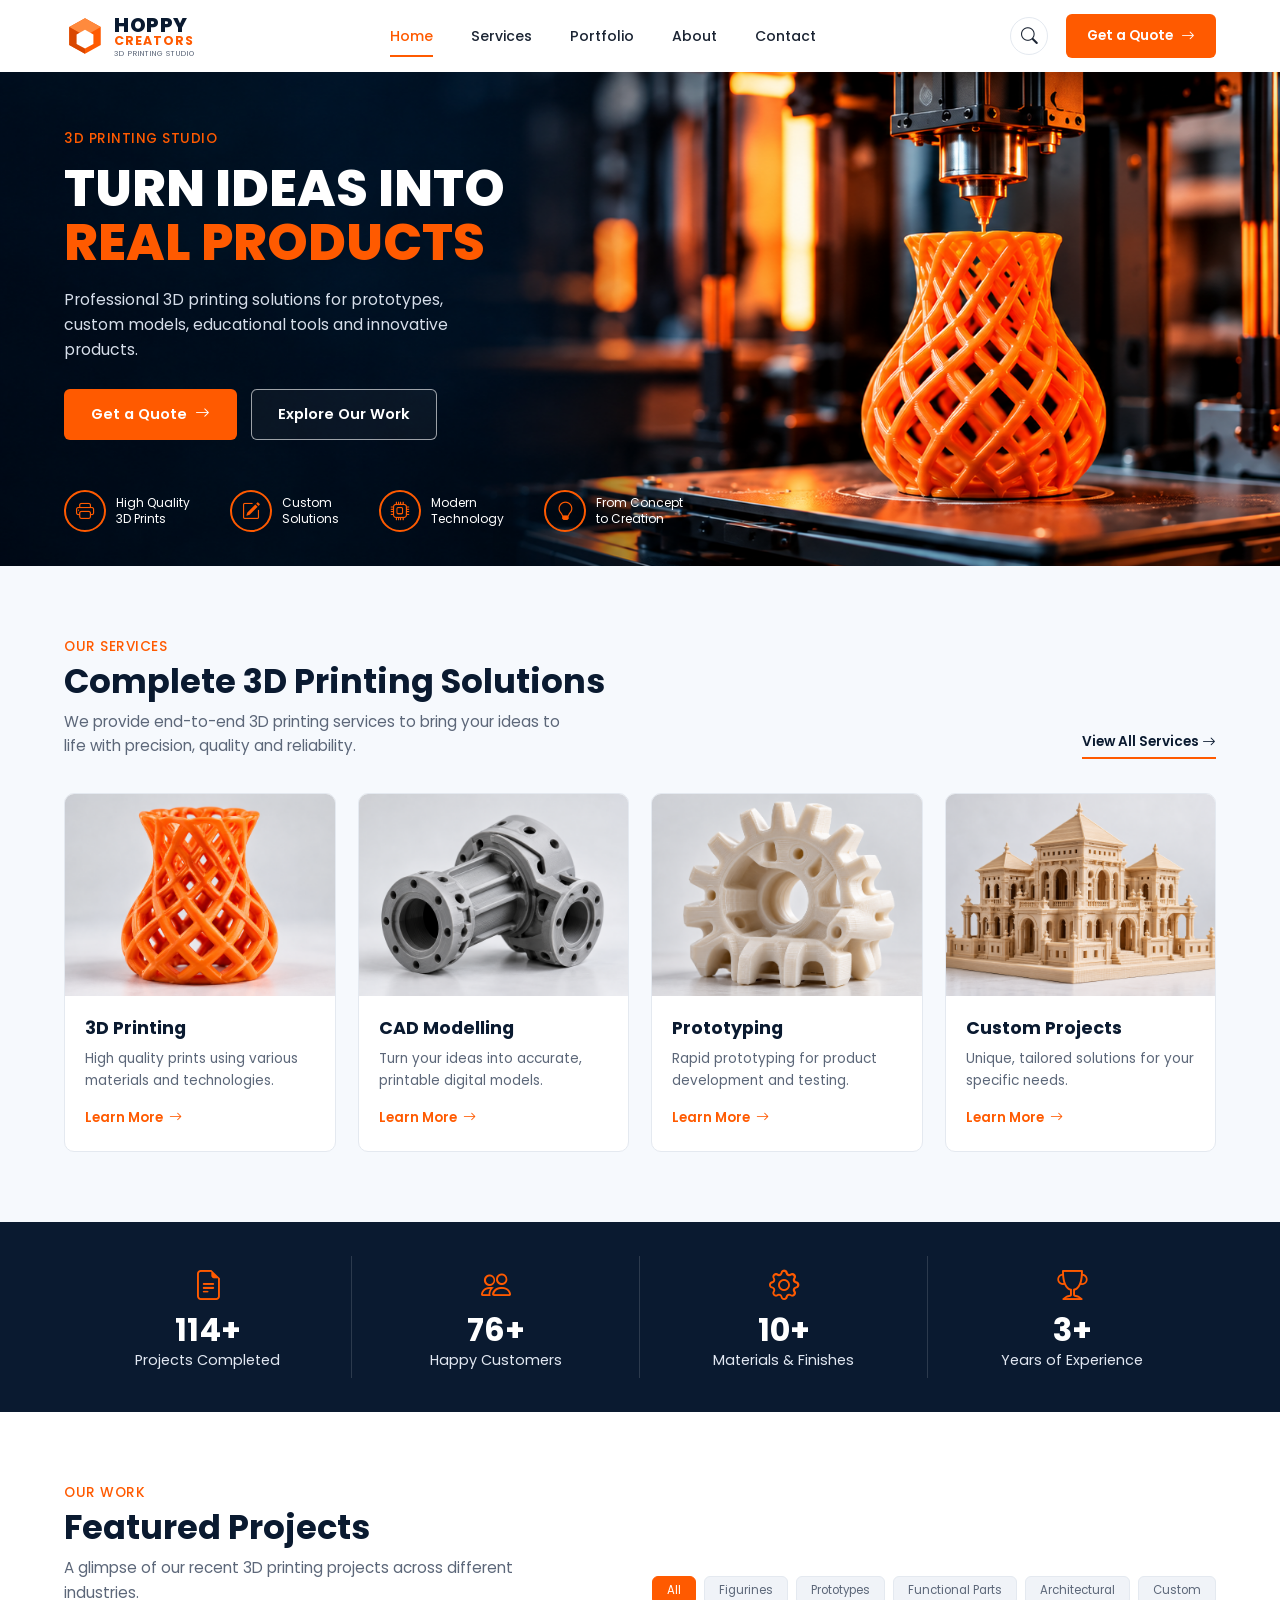
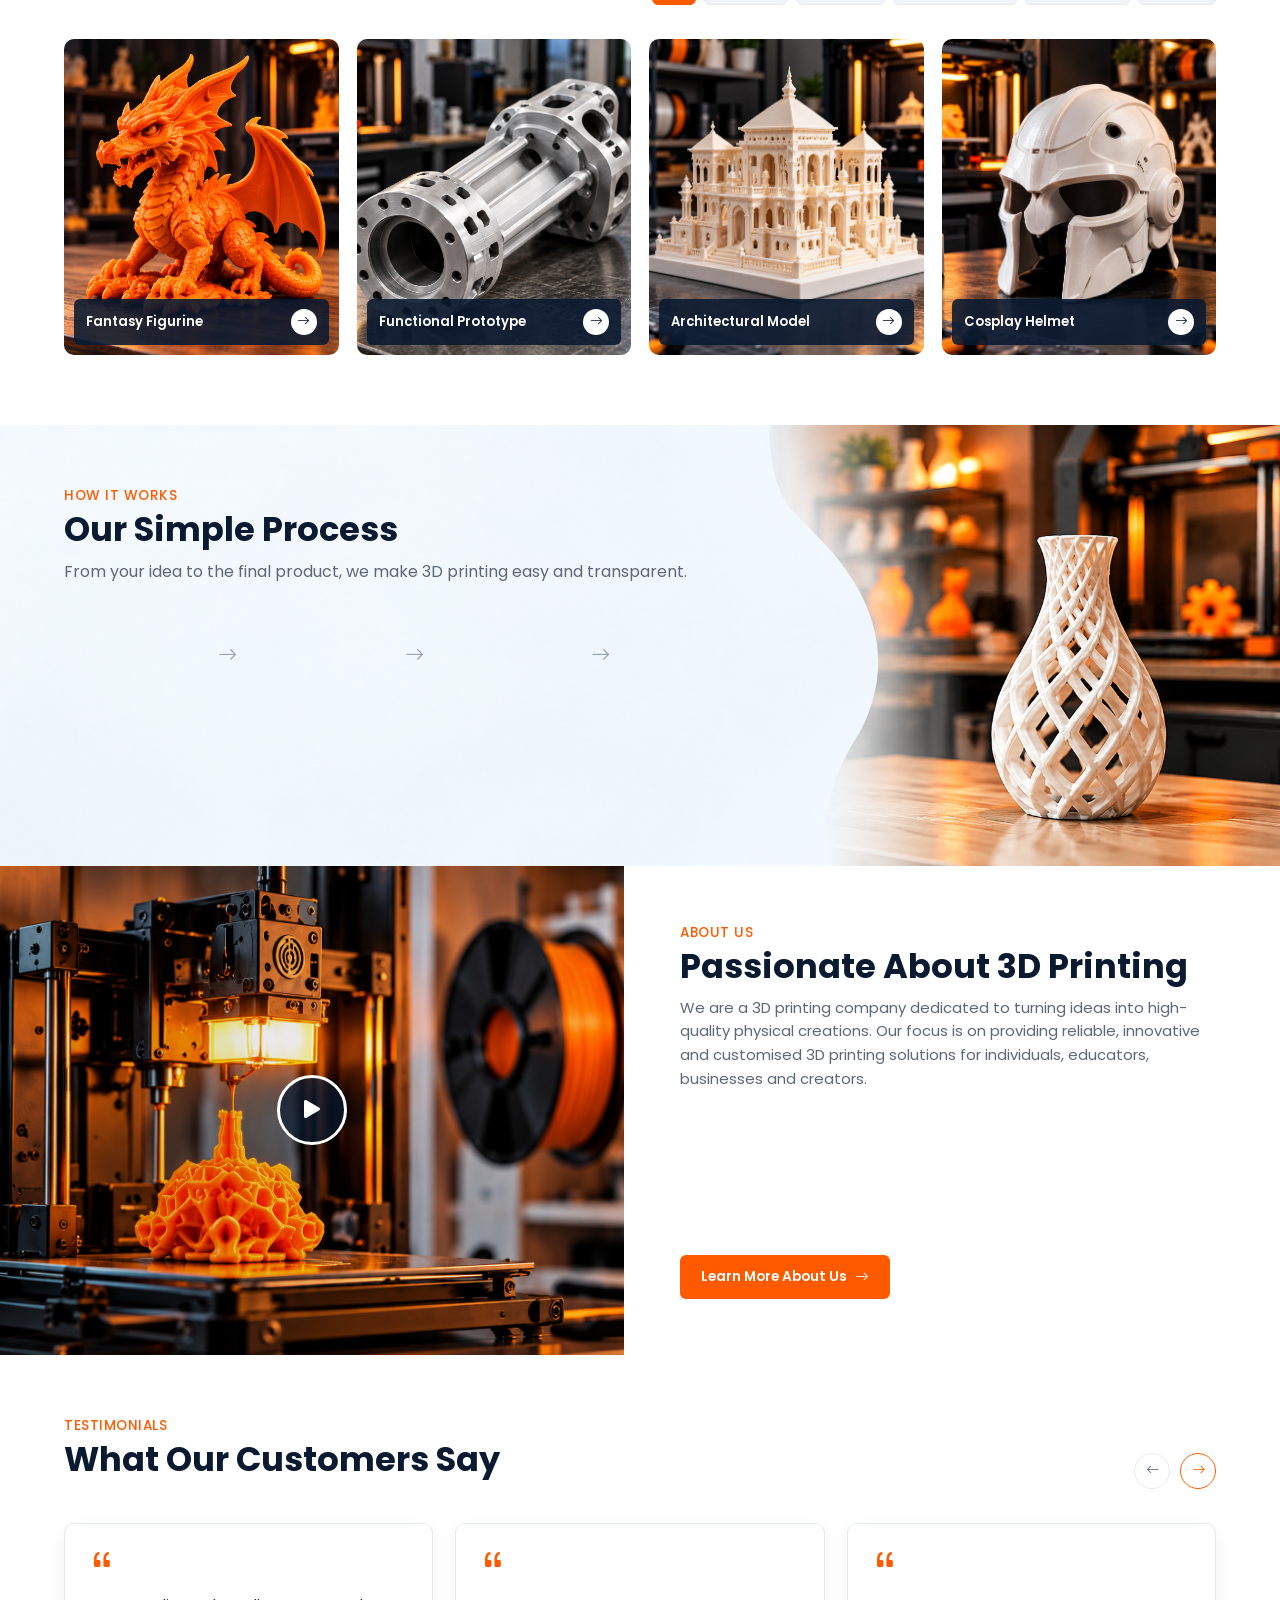
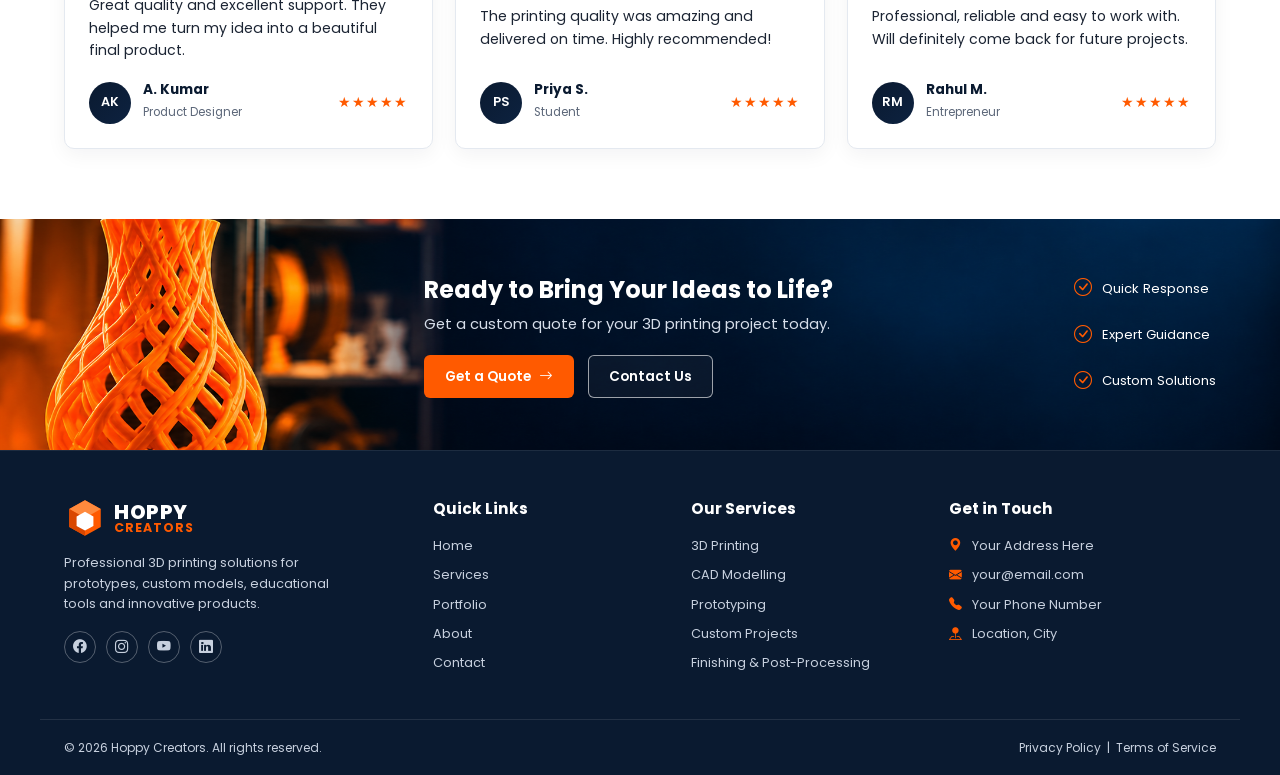
<file: index.html>
<!DOCTYPE html>
<html lang="en">
<head>
  <meta charset="UTF-8">
  <meta name="viewport" content="width=device-width, initial-scale=1.0">
  <title>Hoppy Creators | 3D Printing Studio</title>
  <link rel="preconnect" href="https://fonts.googleapis.com">
  <link href="https://fonts.googleapis.com/css2?family=Poppins:wght@400;500;600;700;800&display=swap" rel="stylesheet">
  <link rel="stylesheet" href="https://cdn.jsdelivr.net/npm/bootstrap-icons@1.11.3/font/bootstrap-icons.min.css">
  <link rel="stylesheet" href="style.css">
</head>
<body>

  <!-- HEADER -->
  <header class="header" id="header">
    <div class="container nav-wrap">
      <a href="#home" class="logo">
        <svg viewBox="0 0 40 40" width="42" height="42" aria-hidden="true">
          <path d="M20 3 35 11.5v17L20 37 5 28.5v-17z" fill="#ff5a00"/>
          <path d="M20 3 35 11.5 20 20 5 11.5z" fill="#ff8a3d"/>
          <path d="M20 20v17L5 28.5v-17z" fill="#d94700"/>
          <path d="M20 14 28 18.5v9L20 32l-8-4.5v-9z" fill="#fff"/>
        </svg>
        <span class="logo-text"><strong>HOPPY</strong><small>CREATORS</small><em>3D PRINTING STUDIO</em></span>
      </a>

      <nav class="nav" id="nav">
        <a href="#home" class="active">Home</a>
        <a href="services.html">Services</a>
        <a href="portfolio.html">Portfolio</a>
        <a href="#about">About</a>
        <a href="contact.html">Contact</a>
        <a href="contact.html" class="btn btn-primary nav-cta-mobile">Get a Quote</a>
      </nav>

      <div class="nav-actions">
        <button class="icon-btn" aria-label="Search"><i class="bi bi-search"></i></button>
        <a href="#contact" class="btn btn-primary btn-sm nav-cta">Get a Quote <i class="bi bi-arrow-right"></i></a>
        <button class="menu-toggle" id="menuToggle" aria-label="Menu"><i class="bi bi-list"></i></button>
      </div>
    </div>
  </header>

  <!-- HERO -->
  <section class="hero" id="home">
    <div class="container hero-inner">
      <div class="hero-text">
        <span class="eyebrow">3D PRINTING STUDIO</span>
        <h1>TURN IDEAS INTO<br><span>REAL PRODUCTS</span></h1>
        <p>Professional 3D printing solutions for prototypes, custom models, educational tools and innovative products.</p>
        <div class="hero-btns">
          <a href="#contact" class="btn btn-primary">Get a Quote <i class="bi bi-arrow-right"></i></a>
          <a href="#portfolio" class="btn btn-outline">Explore Our Work</a>
        </div>
      </div>
    </div>
    <div class="container">
      <div class="hero-features">
        <div class="hf"><span class="ring"><i class="bi bi-printer"></i></span><p>High Quality<br>3D Prints</p></div>
        <div class="hf"><span class="ring"><i class="bi bi-pencil-square"></i></span><p>Custom<br>Solutions</p></div>
        <div class="hf"><span class="ring"><i class="bi bi-cpu"></i></span><p>Modern<br>Technology</p></div>
        <div class="hf"><span class="ring"><i class="bi bi-lightbulb"></i></span><p>From Concept<br>to Creation</p></div>
      </div>
    </div>
  </section>

  <!-- SERVICES -->
  <section class="section services" id="services">
    <div class="container">
      <div class="section-head">
        <div>
          <span class="eyebrow">OUR SERVICES</span>
          <h2>Complete 3D Printing Solutions</h2>
          <p>We provide end-to-end 3D printing services to bring your ideas to life with precision, quality and reliability.</p>
        </div>
        <a href="#" class="link-underline">View All Services <i class="bi bi-arrow-right"></i></a>
      </div>

      <div class="service-grid">
        <article class="service-card">
          <div class="service-img"><img src="images/service1.png" alt="3D Printing"></div>
          <div class="service-body">
            <h3>3D Printing</h3>
            <p>High quality prints using various materials and technologies.</p>
            <a href="#" class="learn">Learn More <i class="bi bi-arrow-right"></i></a>
          </div>
        </article>
        <article class="service-card">
          <div class="service-img"><img src="images/service2.png" alt="CAD Modelling"></div>
          <div class="service-body">
            <h3>CAD Modelling</h3>
            <p>Turn your ideas into accurate, printable digital models.</p>
            <a href="#" class="learn">Learn More <i class="bi bi-arrow-right"></i></a>
          </div>
        </article>
        <article class="service-card">
          <div class="service-img"><img src="images/service3.png" alt="Prototyping"></div>
          <div class="service-body">
            <h3>Prototyping</h3>
            <p>Rapid prototyping for product development and testing.</p>
            <a href="#" class="learn">Learn More <i class="bi bi-arrow-right"></i></a>
          </div>
        </article>
        <article class="service-card">
          <div class="service-img"><img src="images/service4.png" alt="Custom Projects"></div>
          <div class="service-body">
            <h3>Custom Projects</h3>
            <p>Unique, tailored solutions for your specific needs.</p>
            <a href="#" class="learn">Learn More <i class="bi bi-arrow-right"></i></a>
          </div>
        </article>
      </div>
    </div>
  </section>

  <!-- STATS -->
  <section class="stats">
    <div class="container stats-grid">
      <div class="stat"><i class="bi bi-file-earmark-text"></i><h3><span class="count" data-target="150">0</span>+</h3><p>Projects Completed</p></div>
      <div class="stat"><i class="bi bi-people"></i><h3><span class="count" data-target="100">0</span>+</h3><p>Happy Customers</p></div>
      <div class="stat"><i class="bi bi-gear"></i><h3><span class="count" data-target="10">0</span>+</h3><p>Materials &amp; Finishes</p></div>
      <div class="stat"><i class="bi bi-trophy"></i><h3><span class="count" data-target="3">0</span>+</h3><p>Years of Experience</p></div>
    </div>
  </section>

  <!-- FEATURED PROJECTS -->
  <section class="section" id="portfolio">
    <div class="container">
      <div class="section-head">
        <div>
          <span class="eyebrow">OUR WORK</span>
          <h2>Featured Projects</h2>
          <p>A glimpse of our recent 3D printing projects across different industries.</p>
        </div>
        <div class="filters" id="filters">
          <button class="chip active" data-filter="all">All</button>
          <button class="chip" data-filter="figurines">Figurines</button>
          <button class="chip" data-filter="prototypes">Prototypes</button>
          <button class="chip" data-filter="functional">Functional Parts</button>
          <button class="chip" data-filter="architectural">Architectural</button>
          <button class="chip" data-filter="custom">Custom</button>
        </div>
      </div>

      <div class="project-grid" id="projectGrid">
        <a href="#" class="project" data-cat="figurines">
          <img src="images/p1.png" alt="Fantasy Figurine">
          <span class="project-label">Fantasy Figurine <i class="bi bi-arrow-right"></i></span>
        </a>
        <a href="#" class="project" data-cat="prototypes functional">
          <img src="images/p2.png" alt="Functional Prototype">
          <span class="project-label">Functional Prototype <i class="bi bi-arrow-right"></i></span>
        </a>
        <a href="#" class="project" data-cat="architectural">
          <img src="images/p3.png" alt="Architectural Model">
          <span class="project-label">Architectural Model <i class="bi bi-arrow-right"></i></span>
        </a>
        <a href="#" class="project" data-cat="custom">
          <img src="images/p4.png" alt="Cosplay Helmet">
          <span class="project-label">Cosplay Helmet <i class="bi bi-arrow-right"></i></span>
        </a>
      </div>
    </div>
  </section>

  <!-- PROCESS -->
  <section class="process">
    <div class="container">
      <span class="eyebrow">HOW IT WORKS</span>
      <h2>Our Simple Process</h2>
      <p class="process-sub">From your idea to the final product, we make 3D printing easy and transparent.</p>

      <div class="steps">
        <div class="step">
          <span class="step-icon"><i class="bi bi-file-earmark-arrow-up"></i></span>
          <h4>01</h4><h5>Share Your Idea</h5>
          <p>Tell us about your project or share your design file.</p>
        </div>
        <i class="bi bi-arrow-right step-arrow"></i>
        <div class="step">
          <span class="step-icon"><i class="bi bi-chat-square-text"></i></span>
          <h4>02</h4><h5>Get a Quote</h5>
          <p>We review your requirements and provide a clear quote.</p>
        </div>
        <i class="bi bi-arrow-right step-arrow"></i>
        <div class="step">
          <span class="step-icon"><i class="bi bi-printer"></i></span>
          <h4>03</h4><h5>We Print</h5>
          <p>Your model is printed with precision.</p>
        </div>
        <i class="bi bi-arrow-right step-arrow"></i>
        <div class="step">
          <span class="step-icon"><i class="bi bi-truck"></i></span>
          <h4>04</h4><h5>Delivery</h5>
          <p>Quality check and deliver to you.</p>
        </div>
      </div>
    </div>
  </section>

  <!-- ABOUT -->
  <section class="about" id="about">
    <div class="about-media">
      <img src="images/home_about.png" alt="3D printer in action">
      <button class="play-btn" id="playBtn" aria-label="Play video"><i class="bi bi-play-fill"></i></button>
    </div>
    <div class="about-content">
      <span class="eyebrow">ABOUT US</span>
      <h2>Passionate About 3D Printing</h2>
      <p>We are a 3D printing company dedicated to turning ideas into high-quality physical creations. Our focus is on providing reliable, innovative and customised 3D printing solutions for individuals, educators, businesses and creators.</p>
      <div class="about-features">
        <div class="af"><span class="af-icon"><i class="bi bi-bullseye"></i></span><div><h6>Quality Focused</h6><p>Precision in every print</p></div></div>
        <div class="af"><span class="af-icon"><i class="bi bi-grid-1x2"></i></span><div><h6>Custom Solutions</h6><p>Tailored to your needs</p></div></div>
        <div class="af"><span class="af-icon"><i class="bi bi-clock-history"></i></span><div><h6>Reliable Turnaround</h6><p>From concept to delivery</p></div></div>
        <div class="af"><span class="af-icon"><i class="bi bi-headset"></i></span><div><h6>Customer Support</h6><p>We're with you at every step</p></div></div>
      </div>
      <a href="#" class="btn btn-primary btn-sm">Learn More About Us <i class="bi bi-arrow-right"></i></a>
    </div>
  </section>

  <!-- TESTIMONIALS -->
  <section class="section testimonials">
    <div class="container">
      <div class="section-head">
        <div>
          <span class="eyebrow">TESTIMONIALS</span>
          <h2>What Our Customers Say</h2>
        </div>
        <div class="arrows">
          <button class="arrow-btn" id="prevT" aria-label="Previous"><i class="bi bi-arrow-left"></i></button>
          <button class="arrow-btn active" id="nextT" aria-label="Next"><i class="bi bi-arrow-right"></i></button>
        </div>
      </div>

      <div class="t-track" id="tTrack">
        <div class="t-card">
          <i class="bi bi-quote q"></i>
          <p>Great quality and excellent support. They helped me turn my idea into a beautiful final product.</p>
          <div class="t-user"><span class="avatar">AK</span><div><h6>A. Kumar</h6><small>Product Designer</small></div><span class="stars">★★★★★</span></div>
        </div>
        <div class="t-card">
          <i class="bi bi-quote q"></i>
          <p>The printing quality was amazing and delivered on time. Highly recommended!</p>
          <div class="t-user"><span class="avatar">PS</span><div><h6>Priya S.</h6><small>Student</small></div><span class="stars">★★★★★</span></div>
        </div>
        <div class="t-card">
          <i class="bi bi-quote q"></i>
          <p>Professional, reliable and easy to work with. Will definitely come back for future projects.</p>
          <div class="t-user"><span class="avatar">RM</span><div><h6>Rahul M.</h6><small>Entrepreneur</small></div><span class="stars">★★★★★</span></div>
        </div>
      </div>
    </div>
  </section>

  <!-- CTA -->
  <section class="cta" id="contact">
    <div class="container cta-inner">
      <div class="cta-text">
        <h2>Ready to Bring Your Ideas to Life?</h2>
        <p>Get a custom quote for your 3D printing project today.</p>
        <div class="hero-btns">
          <a href="mailto:your@email.com" class="btn btn-primary btn-sm">Get a Quote <i class="bi bi-arrow-right"></i></a>
          <a href="tel:+910000000000" class="btn btn-outline btn-sm">Contact Us</a>
        </div>
      </div>
      <ul class="cta-points">
        <li><i class="bi bi-check-circle"></i> Quick Response</li>
        <li><i class="bi bi-check-circle"></i> Expert Guidance</li>
        <li><i class="bi bi-check-circle"></i> Custom Solutions</li>
      </ul>
    </div>
  </section>

  <!-- FOOTER -->
  <footer class="footer">
    <div class="container footer-grid">
      <div class="f-brand">
        <a href="#home" class="logo logo-light">
          <svg viewBox="0 0 40 40" width="42" height="42" aria-hidden="true">
            <path d="M20 3 35 11.5v17L20 37 5 28.5v-17z" fill="#ff5a00"/>
            <path d="M20 3 35 11.5 20 20 5 11.5z" fill="#ff8a3d"/>
            <path d="M20 20v17L5 28.5v-17z" fill="#d94700"/>
            <path d="M20 14 28 18.5v9L20 32l-8-4.5v-9z" fill="#fff"/>
          </svg>
          <span class="logo-text"><strong>HOPPY</strong><small>CREATORS</small></span>
        </a>
        <p>Professional 3D printing solutions for prototypes, custom models, educational tools and innovative products.</p>
        <div class="socials">
          <a href="#" aria-label="Facebook"><i class="bi bi-facebook"></i></a>
          <a href="#" aria-label="Instagram"><i class="bi bi-instagram"></i></a>
          <a href="#" aria-label="YouTube"><i class="bi bi-youtube"></i></a>
          <a href="#" aria-label="LinkedIn"><i class="bi bi-linkedin"></i></a>
        </div>
      </div>
      <div>
        <h5>Quick Links</h5>
        <ul><li><a href="#home">Home</a></li><li><a href="#services">Services</a></li><li><a href="#portfolio">Portfolio</a></li><li><a href="#about">About</a></li><li><a href="#contact">Contact</a></li></ul>
      </div>
      <div>
        <h5>Our Services</h5>
        <ul><li><a href="#">3D Printing</a></li><li><a href="#">CAD Modelling</a></li><li><a href="#">Prototyping</a></li><li><a href="#">Custom Projects</a></li><li><a href="#">Finishing &amp; Post-Processing</a></li></ul>
      </div>
      <div>
        <h5>Get in Touch</h5>
        <ul class="contact-list">
          <li><i class="bi bi-geo-alt-fill"></i> Your Address Here</li>
          <li><i class="bi bi-envelope-fill"></i> your@email.com</li>
          <li><i class="bi bi-telephone-fill"></i> Your Phone Number</li>
          <li><i class="bi bi-pin-map-fill"></i> Location, City</li>
        </ul>
      </div>
    </div>
    <div class="container footer-bottom">
      <span>© 2026 Hoppy Creators. All rights reserved.</span>
      <span><a href="#">Privacy Policy</a> &nbsp;|&nbsp; <a href="#">Terms of Service</a></span>
    </div>
  </footer>

  <!-- VIDEO MODAL (placeholder) -->
  <div class="modal" id="videoModal">
    <div class="modal-box">
      <button class="modal-close" id="closeModal" aria-label="Close"><i class="bi bi-x-lg"></i></button>
      <!-- Replace the src with your own YouTube / video link -->
      <iframe id="videoFrame" src="" title="About video" allow="autoplay; encrypted-media" allowfullscreen></iframe>
    </div>
  </div>

  <script src="script.js"></script>
</body>
</html>
</file>
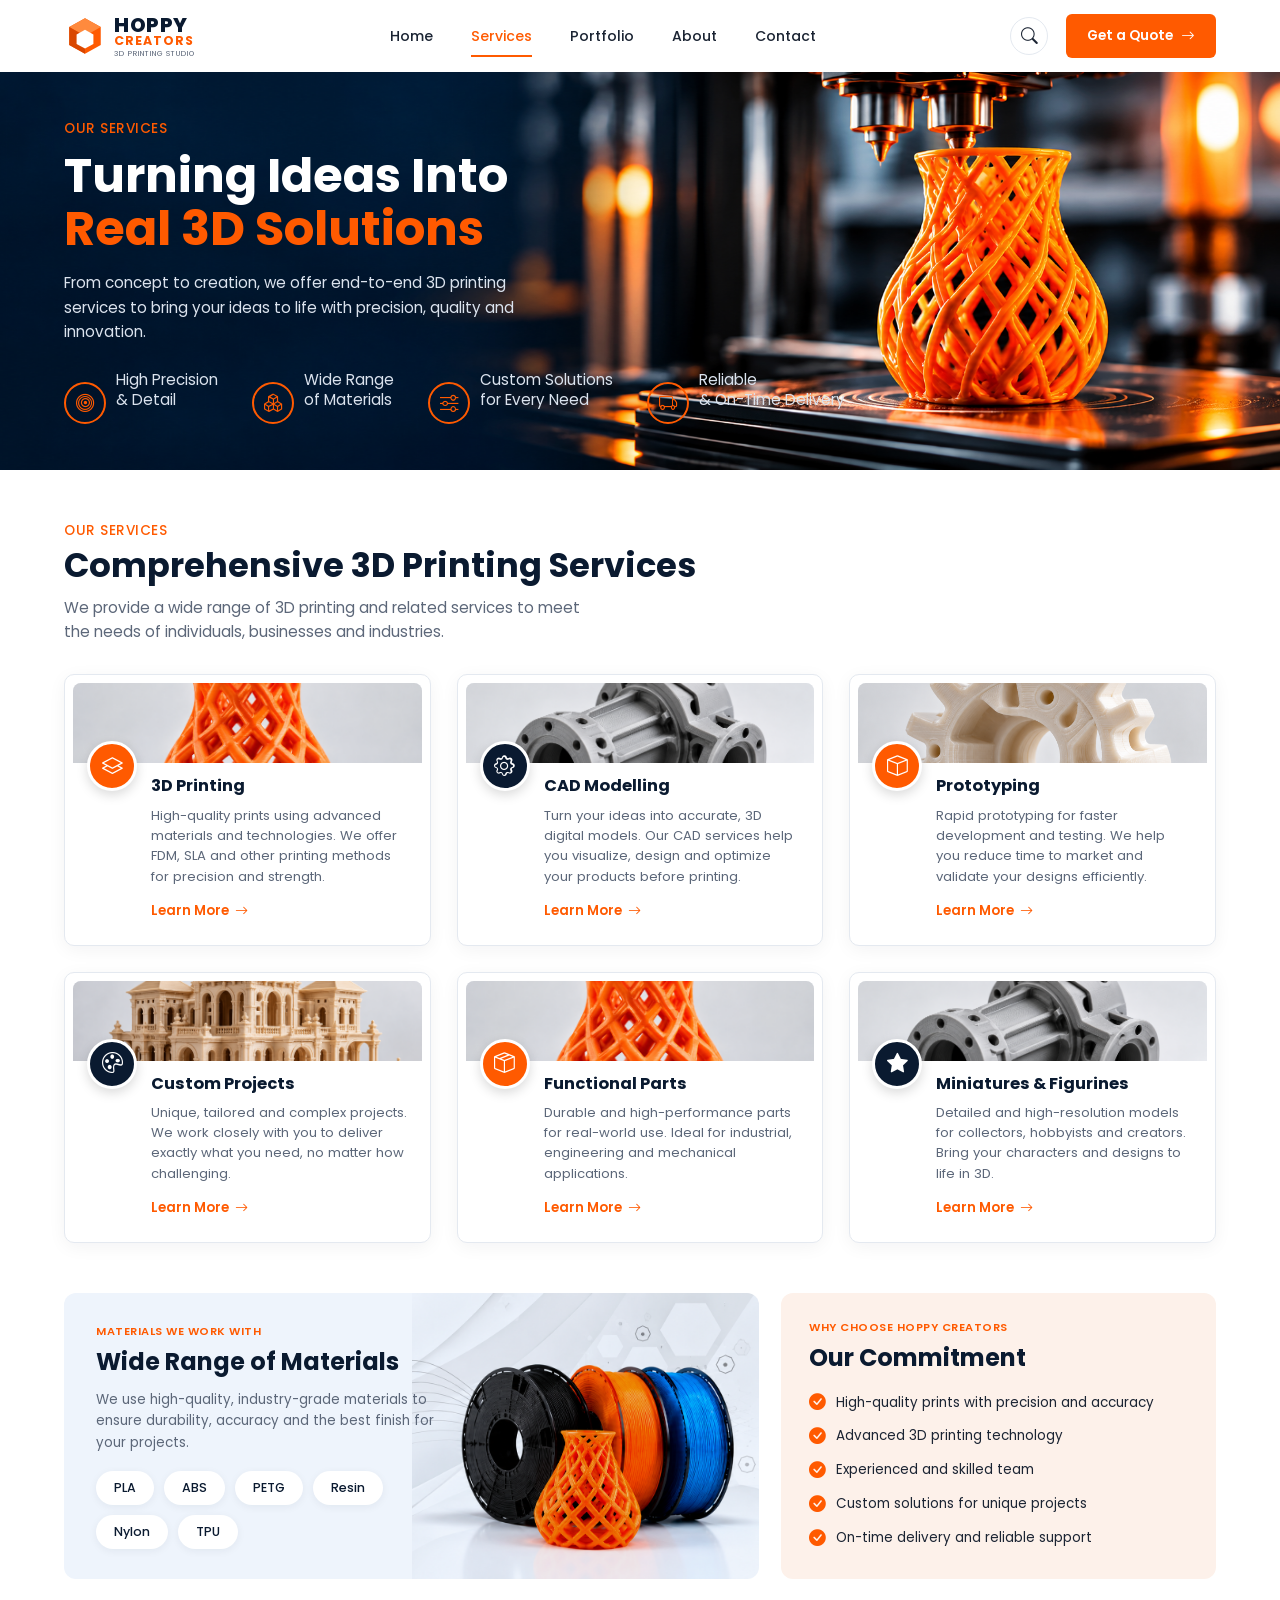
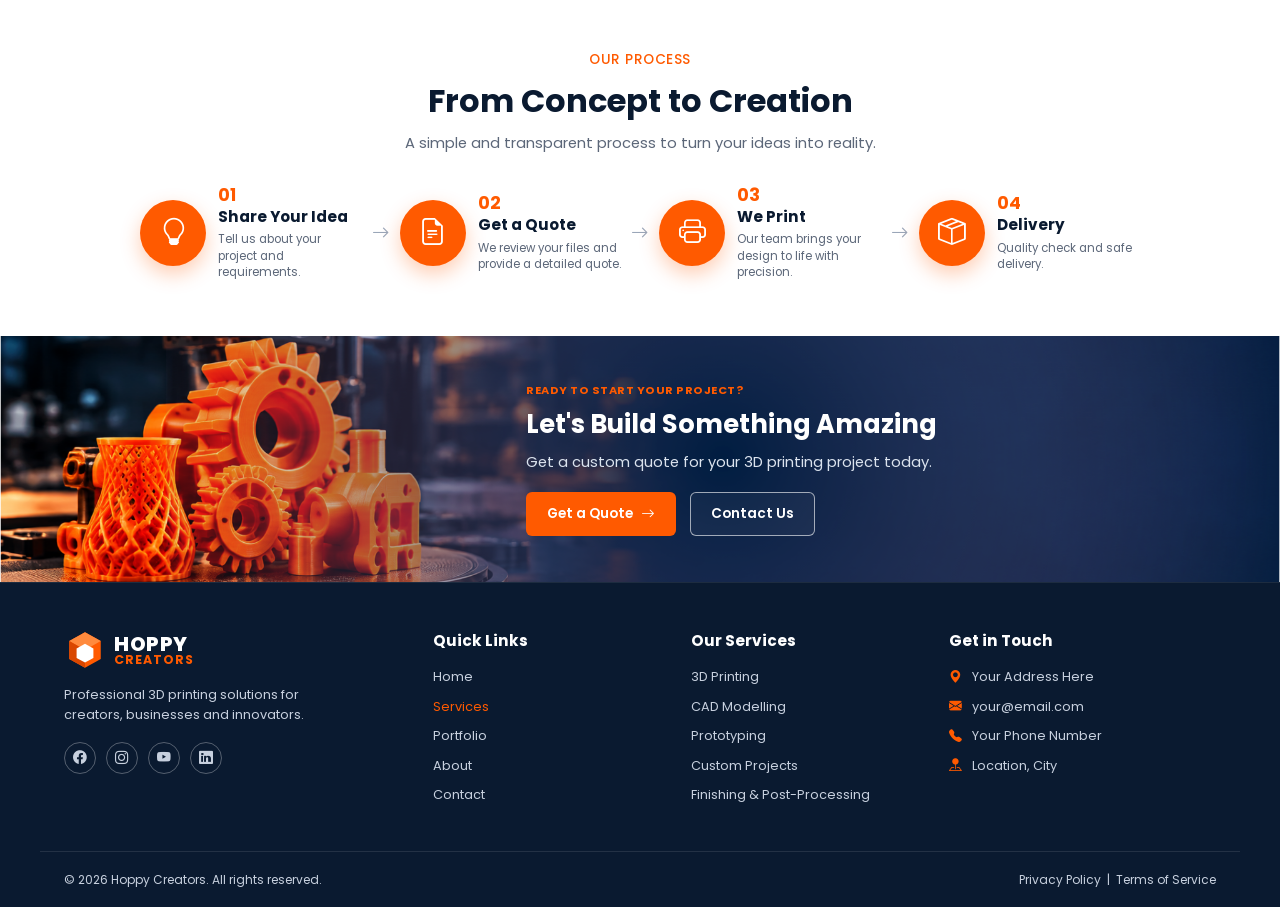
<file: services.html>
<!DOCTYPE html>
<html lang="en">
<head>
  <meta charset="UTF-8">
  <meta name="viewport" content="width=device-width, initial-scale=1.0">
  <title>Services | Hoppy Creators 3D Printing Studio</title>
  <link rel="preconnect" href="https://fonts.googleapis.com">
  <link href="https://fonts.googleapis.com/css2?family=Poppins:wght@400;500;600;700;800&display=swap" rel="stylesheet">
  <link rel="stylesheet" href="https://cdn.jsdelivr.net/npm/bootstrap-icons@1.11.3/font/bootstrap-icons.min.css">
  <link rel="stylesheet" href="style.css">
  <link rel="stylesheet" href="services.css">
</head>
<body>

  <!-- HEADER -->
  <header class="header" id="header">
    <div class="container nav-wrap">
      <a href="index.html" class="logo">
        <svg viewBox="0 0 40 40" width="42" height="42" aria-hidden="true">
          <path d="M20 3 35 11.5v17L20 37 5 28.5v-17z" fill="#ff5a00"/>
          <path d="M20 3 35 11.5 20 20 5 11.5z" fill="#ff8a3d"/>
          <path d="M20 20v17L5 28.5v-17z" fill="#d94700"/>
          <path d="M20 14 28 18.5v9L20 32l-8-4.5v-9z" fill="#fff"/>
        </svg>
        <span class="logo-text"><strong>HOPPY</strong><small>CREATORS</small><em>3D PRINTING STUDIO</em></span>
      </a>

      <nav class="nav" id="nav">
        <a href="index.html">Home</a>
        <a href="services.html" class="active">Services</a>
        <a href="index.html#portfolio">Portfolio</a>
        <a href="index.html#about">About</a>
        <a href="#contact">Contact</a>
        <a href="#contact" class="btn btn-primary nav-cta-mobile">Get a Quote</a>
      </nav>

      <div class="nav-actions">
        <button class="icon-btn" aria-label="Search"><i class="bi bi-search"></i></button>
        <a href="#contact" class="btn btn-primary btn-sm nav-cta">Get a Quote <i class="bi bi-arrow-right"></i></a>
        <button class="menu-toggle" id="menuToggle" aria-label="Menu"><i class="bi bi-list"></i></button>
      </div>
    </div>
  </header>

  <!-- HERO -->
  <section class="svc-hero">
    <div class="container svc-hero-inner">
      <span class="eyebrow">OUR SERVICES</span>
      <h1>Turning Ideas Into<br><span>Real 3D Solutions</span></h1>
      <p>From concept to creation, we offer end-to-end 3D printing services to bring your ideas to life with precision, quality and innovation.</p>

      <div class="svc-hero-features">
        <div class="hf"><span class="ring"><i class="bi bi-bullseye"></i></span><p>High Precision<br>&amp; Detail</p></div>
        <div class="hf"><span class="ring"><i class="bi bi-boxes"></i></span><p>Wide Range<br>of Materials</p></div>
        <div class="hf"><span class="ring"><i class="bi bi-sliders"></i></span><p>Custom Solutions<br>for Every Need</p></div>
        <div class="hf"><span class="ring"><i class="bi bi-truck"></i></span><p>Reliable<br>&amp; On-Time Delivery</p></div>
      </div>
    </div>
  </section>

  <!-- SERVICES GRID -->
  <section class="section svc-section">
    <div class="container">
      <span class="eyebrow">OUR SERVICES</span>
      <h2 class="svc-title">Comprehensive 3D Printing Services</h2>
      <p class="svc-sub">We provide a wide range of 3D printing and related services to meet the needs of individuals, businesses and industries.</p>

      <div class="svc-grid">

        <article class="svc-card">
          <div class="svc-img"><img src="images/service1.png" alt="3D Printing"></div>
          <div class="svc-body">
            <span class="svc-icon orange"><i class="bi bi-layers"></i></span>
            <div>
              <h3>3D Printing</h3>
              <p>High-quality prints using advanced materials and technologies. We offer FDM, SLA and other printing methods for precision and strength.</p>
              <a href="#" class="learn">Learn More <i class="bi bi-arrow-right"></i></a>
            </div>
          </div>
        </article>

        <article class="svc-card">
          <div class="svc-img"><img src="images/service2.png" alt="CAD Modelling"></div>
          <div class="svc-body">
            <span class="svc-icon navy"><i class="bi bi-gear"></i></span>
            <div>
              <h3>CAD Modelling</h3>
              <p>Turn your ideas into accurate, 3D digital models. Our CAD services help you visualize, design and optimize your products before printing.</p>
              <a href="#" class="learn">Learn More <i class="bi bi-arrow-right"></i></a>
            </div>
          </div>
        </article>

        <article class="svc-card">
          <div class="svc-img"><img src="images/service3.png" alt="Prototyping"></div>
          <div class="svc-body">
            <span class="svc-icon orange"><i class="bi bi-box"></i></span>
            <div>
              <h3>Prototyping</h3>
              <p>Rapid prototyping for faster development and testing. We help you reduce time to market and validate your designs efficiently.</p>
              <a href="#" class="learn">Learn More <i class="bi bi-arrow-right"></i></a>
            </div>
          </div>
        </article>

        <article class="svc-card">
          <div class="svc-img"><img class="pos-right" src="images/service4.png" alt="Custom Projects"></div>
          <div class="svc-body">
            <span class="svc-icon navy"><i class="bi bi-palette"></i></span>
            <div>
              <h3>Custom Projects</h3>
              <p>Unique, tailored and complex projects. We work closely with you to deliver exactly what you need, no matter how challenging.</p>
              <a href="#" class="learn">Learn More <i class="bi bi-arrow-right"></i></a>
            </div>
          </div>
        </article>

        <article class="svc-card">
          <div class="svc-img"><img src="images/service1.png" alt="Functional Parts"></div>
          <div class="svc-body">
            <span class="svc-icon orange"><i class="bi bi-box-seam"></i></span>
            <div>
              <h3>Functional Parts</h3>
              <p>Durable and high-performance parts for real-world use. Ideal for industrial, engineering and mechanical applications.</p>
              <a href="#" class="learn">Learn More <i class="bi bi-arrow-right"></i></a>
            </div>
          </div>
        </article>

        <article class="svc-card">
          <div class="svc-img"><img src="images/service2.png" alt="Miniatures and Figurines"></div>
          <div class="svc-body">
            <span class="svc-icon navy"><i class="bi bi-star-fill"></i></span>
            <div>
              <h3>Miniatures &amp; Figurines</h3>
              <p>Detailed and high-resolution models for collectors, hobbyists and creators. Bring your characters and designs to life in 3D.</p>
              <a href="#" class="learn">Learn More <i class="bi bi-arrow-right"></i></a>
            </div>
          </div>
        </article>

      </div>
    </div>
  </section>

  <!-- MATERIALS + COMMITMENT -->
  <section class="mat-section">
    <div class="container mat-grid">

      <div class="mat-card">
        <div class="mat-text">
          <span class="eyebrow small">MATERIALS WE WORK WITH</span>
          <h2>Wide Range of Materials</h2>
          <p>We use high-quality, industry-grade materials to ensure durability, accuracy and the best finish for your projects.</p>
          <div class="pills">
            <span>PLA</span><span>ABS</span><span>PETG</span><span>Resin</span><span>Nylon</span><span>TPU</span>
          </div>
        </div>
        <img class="mat-img" src="images/ser_m.png" alt="3D printing filament spools">
      </div>

      <div class="commit-card">
        <span class="eyebrow small">WHY CHOOSE HOPPY CREATORS</span>
        <h2>Our Commitment</h2>
        <ul class="checks">
          <li><i class="bi bi-check-circle-fill"></i> High-quality prints with precision and accuracy</li>
          <li><i class="bi bi-check-circle-fill"></i> Advanced 3D printing technology</li>
          <li><i class="bi bi-check-circle-fill"></i> Experienced and skilled team</li>
          <li><i class="bi bi-check-circle-fill"></i> Custom solutions for unique projects</li>
          <li><i class="bi bi-check-circle-fill"></i> On-time delivery and reliable support</li>
        </ul>
      </div>

    </div>
  </section>

  <!-- PROCESS -->
  <section class="flow-section">
    <div class="container">
      <div class="flow-head">
        <span class="eyebrow">OUR PROCESS</span>
        <h2>From Concept to Creation</h2>
        <p>A simple and transparent process to turn your ideas into reality.</p>
      </div>

      <div class="flow">
        <div class="flow-step">
          <span class="flow-icon"><i class="bi bi-lightbulb"></i></span>
          <div><h4><b>01</b></h4><h5>Share Your Idea</h5><p>Tell us about your project and requirements.</p></div>
        </div>
        <i class="bi bi-arrow-right flow-arrow"></i>
        <div class="flow-step">
          <span class="flow-icon"><i class="bi bi-file-earmark-text"></i></span>
          <div><h4><b>02</b></h4><h5>Get a Quote</h5><p>We review your files and provide a detailed quote.</p></div>
        </div>
        <i class="bi bi-arrow-right flow-arrow"></i>
        <div class="flow-step">
          <span class="flow-icon"><i class="bi bi-printer"></i></span>
          <div><h4><b>03</b></h4><h5>We Print</h5><p>Our team brings your design to life with precision.</p></div>
        </div>
        <i class="bi bi-arrow-right flow-arrow"></i>
        <div class="flow-step">
          <span class="flow-icon"><i class="bi bi-box-seam"></i></span>
          <div><h4><b>04</b></h4><h5>Delivery</h5><p>Quality check and safe delivery.</p></div>
        </div>
      </div>
    </div>
  </section>

  <!-- CTA -->
  <section class="svc-cta" id="contact">
    <div class="container svc-cta-inner">
      <div>
        <span class="cta-eyebrow">READY TO START YOUR PROJECT?</span>
        <h2>Let's Build Something Amazing</h2>
        <p>Get a custom quote for your 3D printing project today.</p>
        <div class="hero-btns">
          <a href="mailto:your@email.com" class="btn btn-primary btn-sm">Get a Quote <i class="bi bi-arrow-right"></i></a>
          <a href="tel:+910000000000" class="btn btn-outline btn-sm">Contact Us</a>
        </div>
      </div>
    </div>
  </section>

  <!-- FOOTER -->
  <footer class="footer">
    <div class="container footer-grid">
      <div class="f-brand">
        <a href="index.html" class="logo logo-light">
          <svg viewBox="0 0 40 40" width="42" height="42" aria-hidden="true">
            <path d="M20 3 35 11.5v17L20 37 5 28.5v-17z" fill="#ff5a00"/>
            <path d="M20 3 35 11.5 20 20 5 11.5z" fill="#ff8a3d"/>
            <path d="M20 20v17L5 28.5v-17z" fill="#d94700"/>
            <path d="M20 14 28 18.5v9L20 32l-8-4.5v-9z" fill="#fff"/>
          </svg>
          <span class="logo-text"><strong>HOPPY</strong><small>CREATORS</small></span>
        </a>
        <p>Professional 3D printing solutions for creators, businesses and innovators.</p>
        <div class="socials">
          <a href="#" aria-label="Facebook"><i class="bi bi-facebook"></i></a>
          <a href="#" aria-label="Instagram"><i class="bi bi-instagram"></i></a>
          <a href="#" aria-label="YouTube"><i class="bi bi-youtube"></i></a>
          <a href="#" aria-label="LinkedIn"><i class="bi bi-linkedin"></i></a>
        </div>
      </div>
      <div>
        <h5>Quick Links</h5>
        <ul>
          <li><a href="index.html">Home</a></li>
          <li><a href="services.html" class="f-active">Services</a></li>
          <li><a href="index.html#portfolio">Portfolio</a></li>
          <li><a href="index.html#about">About</a></li>
          <li><a href="#contact">Contact</a></li>
        </ul>
      </div>
      <div>
        <h5>Our Services</h5>
        <ul>
          <li><a href="#">3D Printing</a></li>
          <li><a href="#">CAD Modelling</a></li>
          <li><a href="#">Prototyping</a></li>
          <li><a href="#">Custom Projects</a></li>
          <li><a href="#">Finishing &amp; Post-Processing</a></li>
        </ul>
      </div>
      <div>
        <h5>Get in Touch</h5>
        <ul class="contact-list">
          <li><i class="bi bi-geo-alt-fill"></i> Your Address Here</li>
          <li><i class="bi bi-envelope-fill"></i> your@email.com</li>
          <li><i class="bi bi-telephone-fill"></i> Your Phone Number</li>
          <li><i class="bi bi-pin-map-fill"></i> Location, City</li>
        </ul>
      </div>
    </div>
    <div class="container footer-bottom">
      <span>© 2026 Hoppy Creators. All rights reserved.</span>
      <span><a href="#">Privacy Policy</a> &nbsp;|&nbsp; <a href="#">Terms of Service</a></span>
    </div>
  </footer>

  <script src="services.js"></script>
</body>
</html>
</file>
<file: style.css>
:root{
  --orange:#ff5a00;
  --orange-dark:#e04e00;
  --navy:#0a1a30;
  --navy-2:#0d2240;
  --text:#1b2433;
  --muted:#5c6779;
  --light:#f6f9fd;
  --border:#e4e9f0;
  --radius:10px;
}
*{margin:0;padding:0;box-sizing:border-box}
html{scroll-behavior:smooth;scroll-padding-top:80px}
body{font-family:'Poppins',sans-serif;color:var(--text);background:#fff;line-height:1.6;overflow-x:hidden}
img{max-width:100%;display:block}
a{text-decoration:none;color:inherit}
ul{list-style:none}
button{font-family:inherit;cursor:pointer;border:none;background:none}
.container{width:100%;max-width:1200px;margin:0 auto;padding:0 24px}

/* Buttons */
.btn{display:inline-flex;align-items:center;gap:8px;padding:13px 26px;border-radius:6px;font-weight:600;font-size:.92rem;transition:.25s;border:1.5px solid transparent}
.btn-sm{padding:10px 20px;font-size:.85rem}
.btn-primary{background:var(--orange);color:#fff}
.btn-primary:hover{background:var(--orange-dark);transform:translateY(-2px);box-shadow:0 8px 20px rgba(255,90,0,.35)}
.btn-outline{border-color:rgba(255,255,255,.6);color:#fff;background:rgba(255,255,255,.04)}
.btn-outline:hover{background:#fff;color:var(--navy)}

.eyebrow{display:block;color:var(--orange);font-weight:500;font-size:.85rem;letter-spacing:.5px;text-transform:uppercase}

/* Header */
.header{position:fixed;top:0;left:0;width:100%;background:#fff;z-index:1000;transition:box-shadow .3s}
.header.scrolled{box-shadow:0 4px 20px rgba(0,0,0,.1)}
.nav-wrap{display:flex;align-items:center;justify-content:space-between;height:72px}
.logo{display:flex;align-items:center;gap:8px}
.logo-text{display:flex;flex-direction:column;line-height:1}
.logo-text strong{font-size:1.25rem;font-weight:800;color:var(--navy);letter-spacing:.5px}
.logo-text small{font-size:.78rem;font-weight:700;color:var(--orange);letter-spacing:1px}
.logo-text em{font-style:normal;font-size:.45rem;color:var(--muted);letter-spacing:1px;margin-top:2px}
.logo-light .logo-text strong{color:#fff}
.nav{display:flex;gap:38px}
.nav a{font-size:.88rem;font-weight:500;color:var(--text);position:relative;padding:6px 0}
.nav a.active,.nav a:hover{color:var(--orange)}
.nav a.active::after{content:"";position:absolute;left:0;bottom:-4px;width:100%;height:2px;background:var(--orange)}
.nav-cta-mobile{display:none}
.nav-actions{display:flex;align-items:center;gap:18px}
.icon-btn{font-size:1.05rem;width:38px;height:38px;border-radius:50%;border:1px solid var(--border);color:var(--text)}
.menu-toggle{display:none;font-size:2rem;color:var(--navy)}

/* Hero */
.hero{
  background:var(--navy) url('images/home_hero.png') right center/cover no-repeat;
  padding-top:72px;position:relative;color:#fff
}
.hero-inner{padding-top:56px;padding-bottom:40px;min-height:380px}
.hero-text{max-width:520px}
.hero h1{font-size:clamp(2rem,4.6vw,3.2rem);line-height:1.05;font-weight:800;margin:12px 0 18px}
.hero h1 span{color:var(--orange)}
.hero p{color:#d6deea;max-width:430px;font-size:.98rem;margin-bottom:26px}
.hero-btns{display:flex;gap:14px;flex-wrap:wrap}
.hero-features{display:flex;gap:40px;padding:10px 0 34px;flex-wrap:wrap}
.hf{display:flex;align-items:center;gap:10px}
.ring{width:42px;height:42px;border-radius:50%;border:2px solid var(--orange);display:grid;place-items:center;color:var(--orange);font-size:1.15rem}
.hf p{margin:0;font-size:.75rem;line-height:1.3;color:#fff}

/* Sections */
.section{padding:70px 0}
.section-head{display:flex;justify-content:space-between;align-items:flex-end;gap:24px;margin-bottom:34px;flex-wrap:wrap}
.section-head h2,.process h2,.about h2{font-size:clamp(1.6rem,3vw,2.1rem);font-weight:700;color:var(--navy);line-height:1.2;margin:4px 0 8px}
.section-head p{color:var(--muted);max-width:520px;font-size:.95rem}
.link-underline{font-size:.85rem;font-weight:600;color:var(--navy);border-bottom:2px solid var(--orange);padding-bottom:4px}

/* Services */
.services{background:var(--light)}
.service-grid{display:grid;grid-template-columns:repeat(4,1fr);gap:22px}
.service-card{background:#fff;border:1px solid var(--border);border-radius:var(--radius);overflow:hidden;transition:.3s}
.service-card:hover{transform:translateY(-6px);box-shadow:0 14px 34px rgba(10,26,48,.12)}
.service-img{aspect-ratio:4/3;overflow:hidden;background:#eef2f7}
.service-img img{width:100%;height:100%;object-fit:cover;transition:.5s}
.service-card:hover .service-img img{transform:scale(1.07)}
.service-body{padding:18px 20px 22px}
.service-body h3{font-size:1.1rem;color:var(--navy);margin-bottom:6px}
.service-body p{font-size:.85rem;color:var(--muted);margin-bottom:12px}
.learn{color:var(--orange);font-weight:600;font-size:.82rem;display:inline-flex;gap:6px;align-items:center}
.learn:hover{gap:10px}

/* Stats */
.stats{background:var(--navy);color:#fff;padding:34px 0}
.stats-grid{display:grid;grid-template-columns:repeat(4,1fr)}
.stat{text-align:center;padding:6px 10px;border-right:1px solid rgba(255,255,255,.14)}
.stat:last-child{border:none}
.stat i{font-size:1.9rem;color:var(--orange)}
.stat h3{font-size:2rem;font-weight:700;line-height:1.2}
.stat p{font-size:.9rem;color:#e2e8f2}

/* Projects */
.filters{display:flex;gap:8px;flex-wrap:wrap}
.chip{padding:5px 14px;font-size:.72rem;border-radius:6px;background:#f0f3f8;color:var(--muted);border:1px solid var(--border);transition:.2s}
.chip.active,.chip:hover{background:var(--orange);color:#fff;border-color:var(--orange)}
.project-grid{display:grid;grid-template-columns:repeat(4,1fr);gap:18px}
.project{position:relative;aspect-ratio:1/1.15;border-radius:var(--radius);overflow:hidden;display:block;background:#111;transition:.35s}
.project.hide{display:none}
.project img{width:100%;height:100%;object-fit:cover;transition:.6s}
.project:hover img{transform:scale(1.08)}
.project-label{position:absolute;left:10px;right:10px;bottom:10px;background:rgba(10,26,48,.88);color:#fff;font-size:.82rem;font-weight:600;padding:10px 12px;border-radius:6px;display:flex;justify-content:space-between;align-items:center}
.project-label i{width:26px;height:26px;display:grid;place-items:center;background:#fff;color:var(--navy);border-radius:50%;font-size:.8rem;transition:.3s}
.project:hover .project-label i{background:var(--orange);color:#fff}

/* Process */
.process{
  padding:60px 0 70px;
  background:#f3f8fe url('images/home_Process.png') right center/cover no-repeat
}
.process-sub{color:var(--muted);margin-bottom:34px}
.steps{display:flex;align-items:flex-start;gap:14px;max-width:700px}
.step{flex:1;text-align:center}
.step-icon{width:60px;height:60px;margin:0 auto 10px;border-radius:50%;background:var(--orange);color:#fff;display:grid;place-items:center;font-size:1.5rem;box-shadow:0 8px 20px rgba(255,90,0,.3)}
.step h4{font-size:1.2rem;color:var(--navy)}
.step h5{font-size:.95rem;color:var(--navy);margin-bottom:4px}
.step p{font-size:.72rem;color:var(--muted);line-height:1.4}
.step-arrow{color:#98a3b5;margin-top:22px;font-size:1.2rem}

/* About */
.about{display:grid;grid-template-columns:1fr 1.05fr;background:#fff}
.about-media{position:relative;min-height:400px}
.about-media img{width:100%;height:100%;object-fit:cover;position:absolute;inset:0}
.about-media::after{content:"";position:absolute;inset:0;background:linear-gradient(90deg,rgba(0,0,0,.15),transparent)}
.play-btn{position:absolute;top:50%;left:50%;transform:translate(-50%,-50%);width:70px;height:70px;border-radius:50%;background:rgba(10,26,48,.7);border:3px solid #fff;color:#fff;font-size:2rem;z-index:2;display:grid;place-items:center;transition:.3s;animation:pulse 2s infinite}
.play-btn:hover{background:var(--orange);transform:translate(-50%,-50%) scale(1.1)}
@keyframes pulse{0%{box-shadow:0 0 0 0 rgba(255,255,255,.5)}70%{box-shadow:0 0 0 20px rgba(255,255,255,0)}100%{box-shadow:0 0 0 0 rgba(255,255,255,0)}}
.about-content{padding:56px 6vw 56px 56px;max-width:680px}
.about-content>p{color:var(--muted);margin-bottom:26px;font-size:.93rem}
.about-features{display:grid;grid-template-columns:1fr 1fr;gap:18px 24px;margin-bottom:28px}
.af{display:flex;gap:12px;align-items:center}
.af-icon{flex:none;width:46px;height:46px;border-radius:50%;background:#fff1e8;color:var(--orange);display:grid;place-items:center;font-size:1.2rem}
.af h6{font-size:.9rem;color:var(--navy)}
.af p{font-size:.75rem;color:var(--muted);line-height:1.3}

/* Testimonials */
.testimonials{background:#fff;padding-top:60px}
.arrows{display:flex;gap:10px}
.arrow-btn{width:36px;height:36px;border-radius:50%;border:1.5px solid var(--border);color:var(--muted);display:grid;place-items:center;transition:.2s}
.arrow-btn.active,.arrow-btn:hover{border-color:var(--orange);color:var(--orange)}
.t-track{display:grid;grid-template-columns:repeat(3,1fr);gap:22px}
.t-card{background:#fff;border:1px solid var(--border);border-radius:var(--radius);padding:24px;box-shadow:0 6px 20px rgba(10,26,48,.05);display:flex;flex-direction:column;justify-content:space-between;gap:20px}
.t-card .q{color:var(--orange);font-size:1.6rem;line-height:1}
.t-card>p{font-size:.88rem;color:var(--text)}
.t-user{display:flex;align-items:center;gap:12px}
.avatar{width:42px;height:42px;border-radius:50%;background:linear-gradient(135deg,var(--navy),var(--navy-2));color:#fff;display:grid;place-items:center;font-size:.8rem;font-weight:600}
.t-user h6{font-size:.85rem;color:var(--navy);line-height:1.2}
.t-user small{font-size:.72rem;color:var(--muted)}
.stars{margin-left:auto;color:var(--orange);font-size:.85rem;letter-spacing:1px}

/* CTA */
.cta{
  background:var(--navy) url('./images/home_cta.png') left center/cover no-repeat;
  color:#fff;padding:52px 0
}
.cta-inner{display:flex;align-items:center;justify-content:space-between;gap:30px;padding-left:max(24px,30%)}
.cta h2{font-size:1.5rem;font-weight:700}
.cta p{color:#d6deea;margin:4px 0 18px;font-size:.92rem}
.cta-points{display:flex;flex-direction:column;gap:18px}
.cta-points li{display:flex;gap:10px;align-items:center;font-size:.82rem}
.cta-points i{color:var(--orange);font-size:1.1rem}

/* Footer */
.footer{background:var(--navy);color:#c7d0de;padding-top:46px;border-top:1px solid rgba(255,255,255,.08)}
.footer-grid{display:grid;grid-template-columns:1.5fr 1fr 1fr 1.2fr;gap:36px;padding-bottom:36px}
.f-brand p{font-size:.8rem;margin:14px 0 16px;max-width:290px}
.socials{display:flex;gap:10px}
.socials a{width:32px;height:32px;border:1px solid rgba(255,255,255,.3);border-radius:50%;display:grid;place-items:center;font-size:.85rem;transition:.2s}
.socials a:hover{background:var(--orange);border-color:var(--orange);color:#fff}
.footer h5{color:#fff;font-size:.95rem;margin-bottom:14px}
.footer li{font-size:.8rem;margin-bottom:9px}
.footer li a:hover{color:var(--orange)}
.contact-list li{display:flex;gap:10px;align-items:center}
.contact-list i{color:var(--orange)}
.footer-bottom{display:flex;justify-content:space-between;gap:10px;flex-wrap:wrap;padding-top:18px;padding-bottom:18px;border-top:1px solid rgba(255,255,255,.1);font-size:.75rem}

/* Modal */
.modal{position:fixed;inset:0;background:rgba(0,0,0,.85);display:none;align-items:center;justify-content:center;z-index:2000;padding:20px}
.modal.open{display:flex}
.modal-box{position:relative;width:100%;max-width:860px;aspect-ratio:16/9;background:#000;border-radius:10px}
.modal-box iframe{width:100%;height:100%;border:0;border-radius:10px}
.modal-close{position:absolute;top:-38px;right:0;color:#fff;font-size:1.4rem}

/* Scroll reveal */
.reveal{opacity:0;transform:translateY(28px);transition:.7s ease}
.reveal.show{opacity:1;transform:none}

/* Responsive */
@media (max-width:1024px){
  .service-grid,.project-grid{grid-template-columns:repeat(2,1fr)}
  .footer-grid{grid-template-columns:1fr 1fr}
  .nav{gap:24px}
}
@media (max-width:860px){
  .menu-toggle{display:block}
  .nav-cta{display:none}
  .nav{position:fixed;top:72px;left:0;width:100%;background:#fff;flex-direction:column;gap:0;padding:10px 24px 24px;box-shadow:0 14px 24px rgba(0,0,0,.1);transform:translateY(-130%);transition:.35s;z-index:-1}
  .nav.open{transform:none}
  .nav a{padding:14px 0;border-bottom:1px solid var(--border)}
  .nav a.active::after{display:none}
  .nav-cta-mobile{display:inline-flex;justify-content:center;margin-top:16px;border:none!important;color:#fff!important}
  .hero{background-position:70% center}
  .hero::before{content:"";position:absolute;inset:0;background:linear-gradient(90deg,rgba(10,26,48,.92) 30%,rgba(10,26,48,.4))}
  .hero>*{position:relative}
  .hero-features{gap:22px 30px}
  .stats-grid{grid-template-columns:repeat(2,1fr);gap:22px 0}
  .stat:nth-child(2){border-right:none}
  .process{background-position:75% center;position:relative}
  .process::before{content:"";position:absolute;inset:0;background:rgba(243,248,254,.88)}
  .process>*{position:relative}
  .steps{flex-wrap:wrap;max-width:100%}
  .step{flex:1 1 40%}
  .step-arrow{display:none}
  .about{grid-template-columns:1fr}
  .about-media{min-height:280px}
  .about-content{padding:40px 24px;max-width:100%}
  .t-track{display:flex;overflow-x:auto;scroll-snap-type:x mandatory;gap:16px;padding-bottom:10px;scrollbar-width:none}
  .t-track::-webkit-scrollbar{display:none}
  .t-card{flex:0 0 85%;scroll-snap-align:start}
  .cta{background-position:left center;position:relative}
  .cta::before{content:"";position:absolute;inset:0;background:rgba(10,26,48,.82)}
  .cta>*{position:relative}
  .cta-inner{flex-direction:column;align-items:flex-start;padding-left:24px}
  .cta-points{flex-direction:row;flex-wrap:wrap;gap:14px 24px}
}
@media (max-width:560px){
  .service-grid,.project-grid{grid-template-columns:1fr}
  .project{aspect-ratio:1/1}
  .about-features{grid-template-columns:1fr}
  .footer-grid{grid-template-columns:1fr}
  .footer-bottom{flex-direction:column}
  .hero-inner{padding-top:40px}
  .btn{padding:12px 20px}
  .filters{overflow-x:auto;flex-wrap:nowrap;width:100%;padding-bottom:6px}
  .chip{white-space:nowrap}
}
</file>
<file: services.css>
/* ===== Services page (loads after style.css) ===== */

/* Hero */
.svc-hero{
  background:var(--navy) url('images/service_hero.png') right center/cover no-repeat;
  padding-top:72px;color:#fff;position:relative
}
.svc-hero-inner{padding-top:46px;padding-bottom:34px;min-height:300px}
.svc-hero h1{font-size:clamp(2rem,4.4vw,3rem);font-weight:700;line-height:1.1;margin:10px 0 16px}
.svc-hero h1 span{color:var(--orange)}
.svc-hero p{max-width:480px;color:#dbe3ee;font-size:.95rem;margin-bottom:26px}
.svc-hero-features{display:flex;gap:34px;flex-wrap:wrap}

/* Section titles */
.svc-section{background:#fff;padding:50px 0 40px}
.svc-title{font-size:clamp(1.6rem,3vw,2.1rem);font-weight:700;color:var(--navy);line-height:1.2;margin:4px 0 10px}
.svc-sub{color:var(--muted);max-width:520px;font-size:.95rem;margin-bottom:30px}

/* Service cards */
.svc-grid{display:grid;grid-template-columns:repeat(3,1fr);gap:26px}
.svc-card{
  background:#fff;border:1px solid var(--border);border-radius:10px;
  padding:8px 8px 22px;box-shadow:0 4px 18px rgba(10,26,48,.05);transition:.3s
}
.svc-card:hover{transform:translateY(-6px);box-shadow:0 16px 34px rgba(10,26,48,.12)}
.svc-img{height:80px;border-radius:8px 8px 0 0;overflow:hidden;background:#eef2f7}
.svc-img img{width:100%;height:100%;object-fit:cover;object-position:center 40%;transition:.5s}
.svc-img img.pos-right{object-position:75% 50%}
.svc-card:hover .svc-img img{transform:scale(1.08)}
.svc-body{display:grid;grid-template-columns:50px 1fr;gap:14px;padding:0 14px}
.svc-icon{
  width:50px;height:50px;border-radius:50%;display:grid;place-items:center;
  color:#fff;font-size:1.3rem;margin-top:-22px;position:relative;z-index:2;
  border:3px solid #fff;box-shadow:0 4px 12px rgba(0,0,0,.15)
}
.svc-icon.orange{background:var(--orange)}
.svc-icon.navy{background:var(--navy)}
.svc-body h3{font-size:1.02rem;color:var(--navy);margin:10px 0 6px}
.svc-body p{font-size:.82rem;color:var(--muted);line-height:1.55;margin-bottom:10px}

/* Materials + commitment */
.mat-section{padding:10px 0 50px}
.mat-grid{display:grid;grid-template-columns:1.6fr 1fr;gap:22px}
.mat-card{
  position:relative;overflow:hidden;background:#eef4fc;border-radius:12px;
  padding:30px 32px;min-height:190px;display:flex;align-items:center
}
.mat-text{position:relative;z-index:2;max-width:56%}
.eyebrow.small{font-size:.7rem;font-weight:600}
.mat-card h2,.commit-card h2{font-size:1.5rem;font-weight:700;color:var(--navy);margin:2px 0 8px}
.mat-card p{font-size:.84rem;color:var(--muted);margin-bottom:18px}
.pills{display:flex;flex-wrap:wrap;gap:10px}
.pills span{background:#fff;border-radius:30px;padding:7px 18px;font-size:.78rem;font-weight:500;color:var(--navy);box-shadow:0 2px 8px rgba(10,26,48,.06)}
.mat-img{
  position:absolute;right:0;top:0;height:100%;width:50%;
  object-fit:cover;object-position:right center;mix-blend-mode:multiply
}
.commit-card{background:#fdf1ea;border-radius:12px;padding:26px 28px}
.checks{margin-top:12px;display:flex;flex-direction:column;gap:7px}
.checks li{display:flex;gap:10px;align-items:center;font-size:.84rem;color:var(--text)}
.checks i{color:var(--orange);font-size:1.05rem}

/* Process */
.flow-section{padding:20px 0 56px;background:#fff}
.flow-head{text-align:center;margin-bottom:30px}
.flow-head h2{font-size:clamp(1.5rem,3vw,2rem);font-weight:700;color:var(--navy);margin:4px 0 6px}
.flow-head p{color:var(--muted);font-size:.92rem}
.flow{display:flex;align-items:center;justify-content:space-between;gap:10px;max-width:1000px;margin:0 auto}
.flow-step{display:flex;align-items:center;gap:12px;flex:1}
.flow-icon{
  flex:none;width:66px;height:66px;border-radius:50%;background:var(--orange);color:#fff;
  display:grid;place-items:center;font-size:1.7rem;box-shadow:0 8px 20px rgba(255,90,0,.3)
}
.flow-step h4{font-size:1.1rem;color:var(--orange);line-height:1.1}
.flow-step h5{font-size:.95rem;color:var(--navy);margin-bottom:2px}
.flow-step p{font-size:.72rem;color:var(--muted);line-height:1.4;max-width:150px}
.flow-arrow{color:#9aa6b8;font-size:1.1rem;flex:none}

/* CTA */
.svc-cta{
  background:var(--navy) url('images/service_cta.png') left center/cover no-repeat;
  color:#fff;padding:46px 0;position:relative
}
.svc-cta-inner{padding-left:max(24px,38%)}
.cta-eyebrow{display:block;color:var(--orange);font-size:.7rem;font-weight:700;letter-spacing:.5px}
.svc-cta h2{font-size:1.6rem;font-weight:700;margin:4px 0 6px}
.svc-cta p{color:#dbe3ee;font-size:.92rem;margin-bottom:18px}

/* Footer active link */
.footer .f-active{color:var(--orange)}

/* Reveal (reused) */
.reveal{opacity:0;transform:translateY(28px);transition:.7s ease}
.reveal.show{opacity:1;transform:none}

/* ===== Responsive ===== */
@media (max-width:1024px){
  .svc-grid{grid-template-columns:repeat(2,1fr)}
  .mat-grid{grid-template-columns:1fr}
  .flow{flex-wrap:wrap;gap:26px 10px}
  .flow-step{flex:1 1 40%}
  .flow-arrow{display:none}
}
@media (max-width:860px){
  .svc-hero{background-position:72% center}
  .svc-hero::before{content:"";position:absolute;inset:0;background:linear-gradient(90deg,rgba(10,26,48,.94) 35%,rgba(10,26,48,.45))}
  .svc-hero>*{position:relative}
  .svc-hero-features{gap:20px 28px}
  .svc-cta::before{content:"";position:absolute;inset:0;background:rgba(10,26,48,.82)}
  .svc-cta>*{position:relative}
  .svc-cta-inner{padding-left:24px}
}
@media (max-width:640px){
  .svc-grid{grid-template-columns:1fr}
  .svc-img{height:120px}
  .mat-card{flex-direction:column;align-items:flex-start;padding:26px 22px 0}
  .mat-text{max-width:100%}
  .mat-img{position:relative;width:100%;height:170px;margin-top:14px}
  .flow-step{flex:1 1 100%}
  .flow-step p{max-width:none}
  .svc-hero-inner{padding-top:36px}
}
</file>
